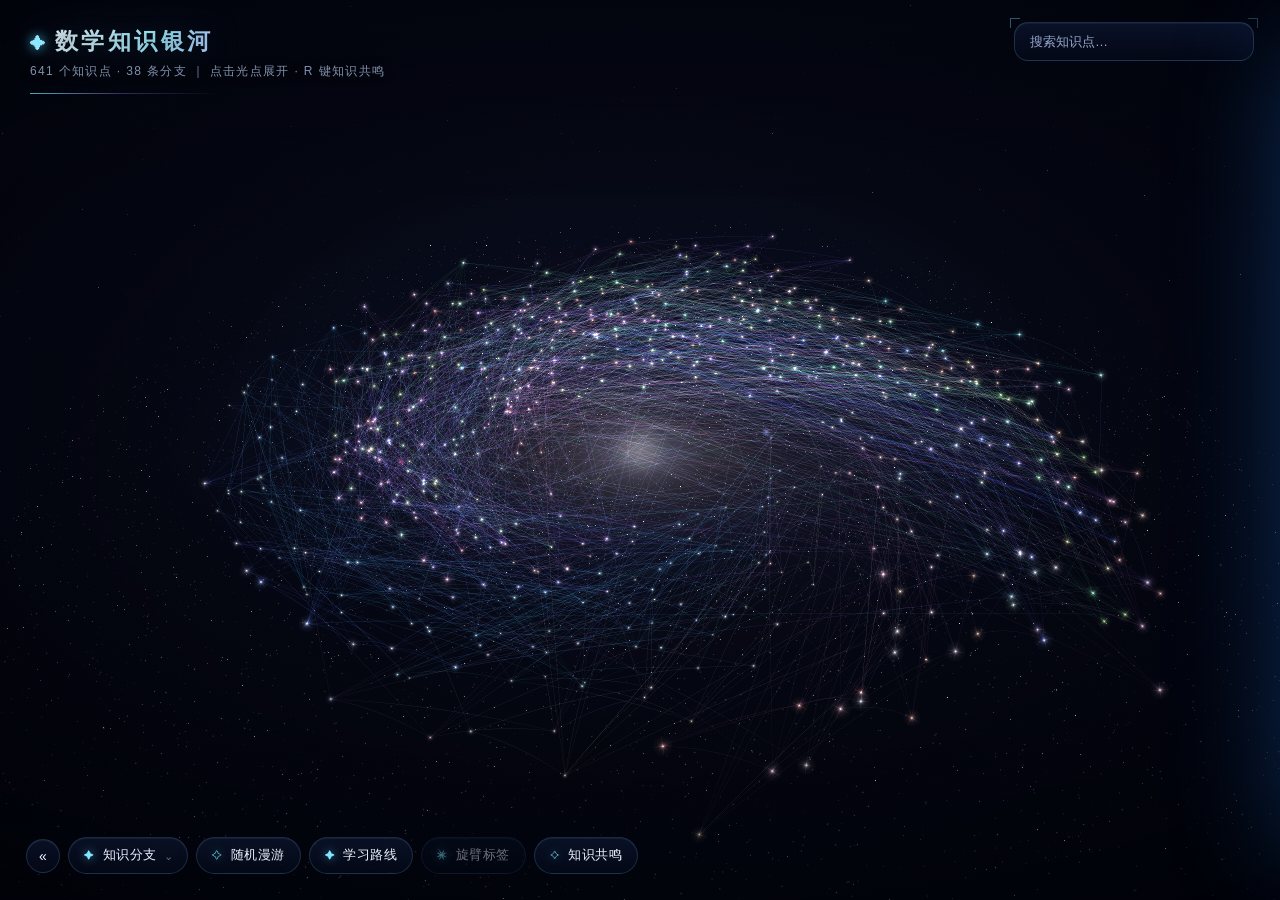
<file: index.html>
<!DOCTYPE html>
<html lang="zh-CN">
<head>
  <meta charset="UTF-8" />
  <meta name="viewport" content="width=device-width, initial-scale=1.0" />
  <meta
    name="description"
    content="数学知识银河：641 个知识点的 3D 星系式数学知识可视化，覆盖小学到研究生，支持中英双语、KaTeX 公式与代码实时绘图。"
  />
  <title>数学知识银河</title>
  <link rel="stylesheet" href="css/style.css?v=53" />
</head>
<body>
  <!-- 3D 画布：银河系本体 -->
  <canvas id="galaxy"></canvas>

  <!-- 顶部标题栏 -->
  <header id="topbar">
    <h1>数学知识银河</h1>
    <p class="subtitle">深空星图 · 641 个知识点 · 38 条分支 · 点击光点展开</p>
  </header>

  <!-- 左下：知识分支筛选（可收放） -->
  <aside id="legend" class="collapsed">
    <div id="legend-body">
      <div class="legend-inner">
        <div class="legend-card">
          <h2>知识分支</h2>
          <ul id="legend-list"></ul>
          <p class="hint">拖动旋转 · 滚轮缩放 · 点击星星</p>
        </div>
      </div>
    </div>
    <div id="legend-actions">
      <button id="actions-toggle" type="button" aria-label="收起按钮" aria-expanded="true">«</button>
      <button
        id="legend-toggle"
        type="button"
        aria-expanded="false"
        aria-controls="legend-body"
      >
        <span class="legend-toggle-icon">✦</span>
        <span class="legend-toggle-label">知识分支</span>
        <span class="legend-toggle-chevron">⌄</span>
      </button>
      <button id="roam-btn" type="button">
        <span class="roam-icon">✧</span>
        <span>随机漫游</span>
      </button>
      <button id="paths-btn" type="button">
        <span class="roam-icon">✦</span>
        <span>学习路线</span>
      </button>
      <button id="labels-btn" type="button" class="off">
        <span class="roam-icon">✷</span>
        <span>旋臂标签</span>
      </button>
      <button id="resonance-btn" type="button" aria-pressed="false" title="知识共鸣：选择两颗星，让它们碰撞出知识链（快捷键 R）">
        <span class="roam-icon">⟡</span>
        <span>知识共鸣</span>
      </button>
    </div>
  </aside>

  <!-- 底部提示 -->
  <div id="loading">正在校准星图…</div>

  <!-- 右侧：知识点详情面板 -->
  <aside id="panel" class="hidden">
    <button id="panel-close" aria-label="关闭">×</button>
    <button id="panel-back" aria-label="返回上一个" style="display:none">←</button>
    <button id="lang-toggle" title="切换语言 / Toggle language">EN</button>
    <button id="panel-share" aria-label="复制链接" title="复制该知识点的直达链接">🔗</button>
    <span id="panel-branch" class="badge"></span>
    <span id="panel-level" class="level-chip"></span>
    <h2 id="panel-title"></h2>
    <p id="panel-summary" class="summary"></p>
    <div id="panel-content" class="content"></div>
    <div id="panel-links" class="links"></div>
  </aside>

  <!-- 学习路线：菜单 + 步进条（v=25） -->
  <div id="paths-menu" class="hidden">
    <h3>学习路线</h3>
    <div id="paths-list"></div>
  </div>
  <div id="path-hud" class="hidden">
    <span class="path-hud-label">路线</span>
    <b id="path-hud-title"></b>
    <span id="path-hud-step"></span>
    <button id="path-prev" type="button">← 上一步</button>
    <button id="path-next" type="button">下一步 →</button>
    <button id="path-exit" type="button" aria-label="退出路线">✕</button>
  </div>

  <!-- 搜索框 -->
  <div id="search-wrap">
    <input id="search" type="text" placeholder="搜索知识点…" autocomplete="off" />
    <button id="search-clear" type="button" aria-label="清除搜索" style="display:none">×</button>
    <div id="search-results" class="hidden">
      <div class="sr-head">
        <span id="sr-count"></span>
        <button id="sr-fold" type="button">折叠</button>
        <button id="sr-close" type="button" aria-label="关闭结果">✕</button>
      </div>
      <div id="sr-body"></div>
    </div>
  </div>

  <!-- 知识共鸣：模式提示 + 碰撞结果卡（v=30） -->
  <div id="resonance-hud" class="hidden">
    <span class="resonance-hud-icon">⟡</span>
    <span id="resonance-hud-text" aria-live="polite">依次点击两颗星，看看它们能碰撞出什么</span>
    <span class="resonance-hud-key">R / Esc</span>
    <button id="resonance-exit" type="button" aria-label="退出共鸣模式">✕</button>
  </div>
  <div id="resonance-card" class="hidden" role="dialog" aria-label="知识碰撞结果">
    <div class="rc-head">
      <span class="rc-kicker">知识共鸣</span>
      <div class="rc-head-actions">
        <button id="resonance-derivation-back" type="button" aria-label="返回结果">← 返回结果</button>
        <button id="resonance-card-close" type="button" aria-label="关闭结果">×</button>
      </div>
    </div>
    <div id="resonance-body"></div>
    <div id="resonance-actions" class="rc-actions"></div>
  </div>

  <!-- 引入 KaTeX：渲染数学公式（本地 vendor，不依赖第三方 CDN） -->
  <link rel="stylesheet" href="vendor/katex/katex.min.css" />
  <script defer src="vendor/katex/katex.min.js"></script>
  <script defer src="vendor/katex/auto-render.min.js"></script>

  <!-- 引入 Three.js：3D 渲染 -->
  <script type="importmap">
    {
      "imports": {
        "three": "./vendor/three/three.module.js",
        "three/addons/": "./vendor/three/addons/"
      }
    }
  </script>

  <script type="module" src="js/app.js?v=53"></script>
</body>
</html>
</file>
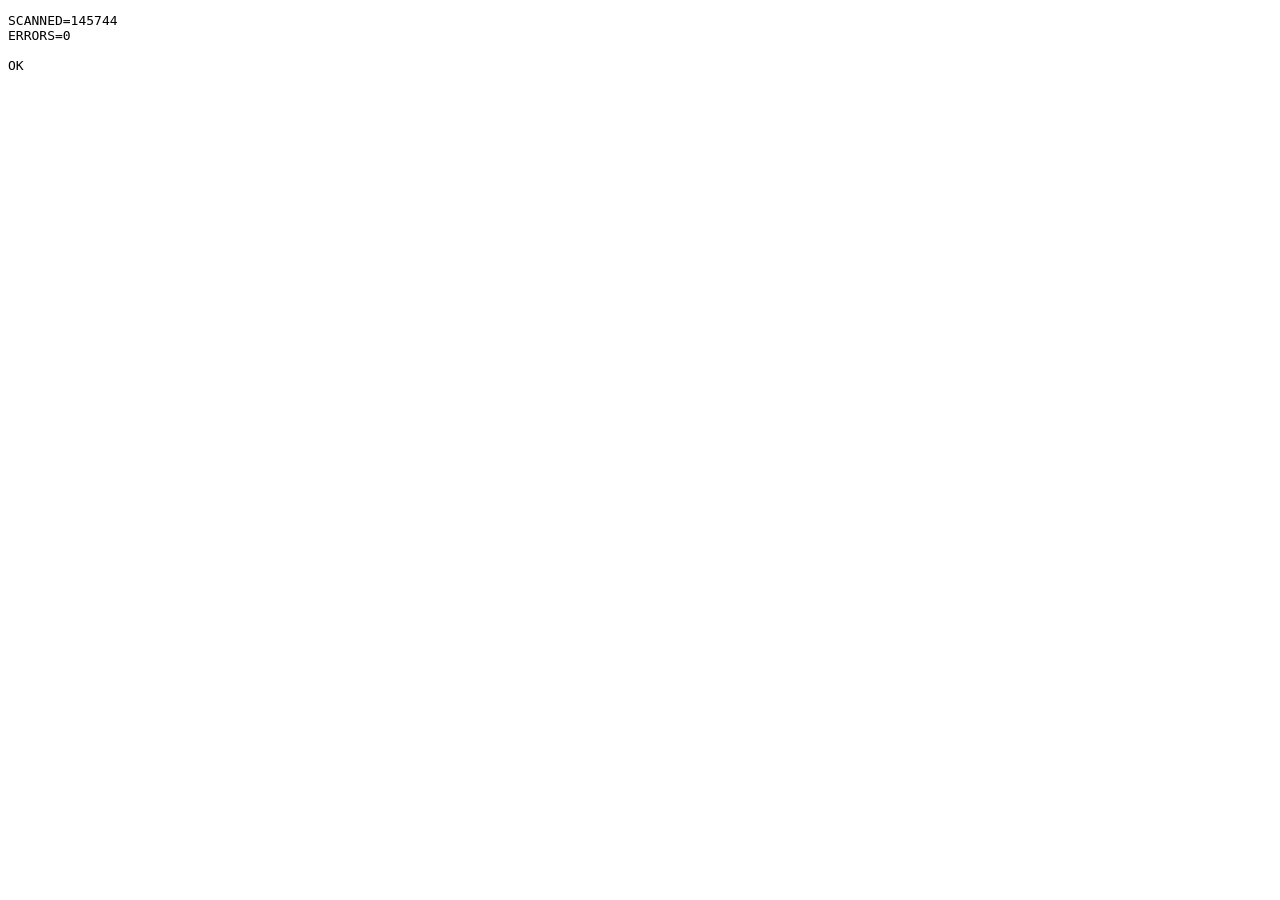
<file: katex-check.html>
<!DOCTYPE html><html><head><meta charset="utf-8">
<link rel="stylesheet" href="vendor/katex/katex.min.css">
<script src="vendor/katex/katex.min.js"></script>
</head><body><pre id="out">running</pre>
<script>
const STR=["summary","summaryEn","definition","definitionEn"];
fetch("data/knowledge.json", {cache:"no-cache"}).then(r=>r.json()).then(k=>{
  const errs=[], warns=[]; let count=0;
  const render=(tex,ctx)=>{
    if(!tex||!tex.trim())return; count++;
    try{ katex.renderToString(tex,{throwOnError:true,strict:"warn",trust:false}); }
    catch(e){ errs.push(ctx+" :: "+tex.slice(0,120)+" :: "+e.message.slice(0,100)); }
  };
  const scanInline=(s,ctx)=>{
    if(typeof s!=="string")return;
    const re=/\$\$([\s\S]+?)\$\$|\$([^$]+?)\$/g; let m;
    while((m=re.exec(s))) render(m[1]||m[2], ctx);
  };
  for(const n of k.nodes){
    STR.forEach(f=>scanInline(n[f],n.id+"."+f));
    for(const a of (n.derivation||[])) scanInline(a,n.id+".derivation");
    for(const a of (n.derivationEn||[])) scanInline(a,n.id+".derivationEn");
    for(const a of (n.properties||[])) scanInline(a,n.id+".prop");
    for(const a of (n.propertiesEn||[])) scanInline(a,n.id+".propEn");
    for(const f of (n.formulas||[])){ render(f.latex,n.id+".formula"); scanInline(f.note,n.id+".note"); scanInline(f.noteEn,n.id+".noteEn"); }
    for(const e of (n.examples||[])){
      scanInline(e.problem,n.id+".exQ"); scanInline(e.solution,n.id+".exA");
      scanInline(e.problemEn,n.id+".exQEn"); scanInline(e.solutionEn,n.id+".exAEn");
    }
  }
  document.getElementById("out").textContent = "SCANNED="+count+"\nERRORS="+errs.length+"\n"+errs.slice(0,25).join("\n")+"\nOK";
}).catch(e=>{document.getElementById("out").textContent="FETCH_FAIL "+e;});
</script></body></html>
</file>
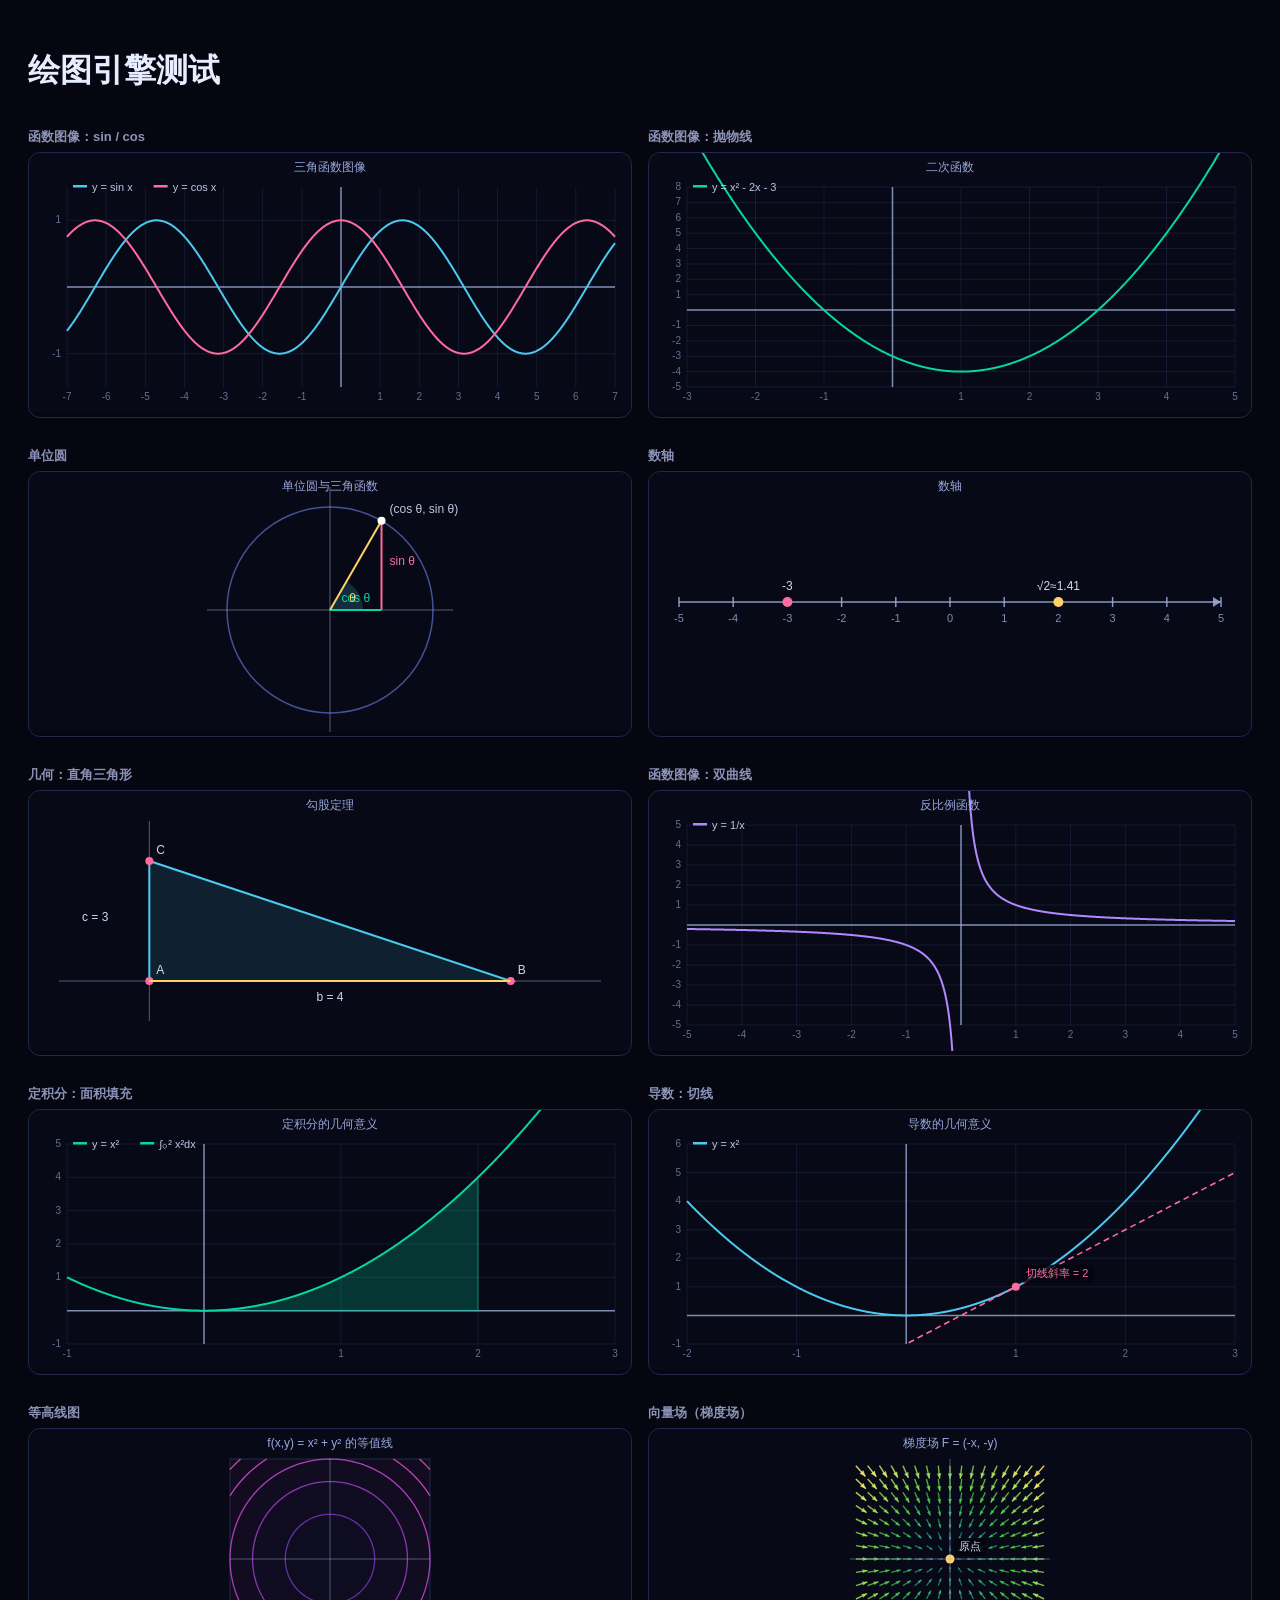
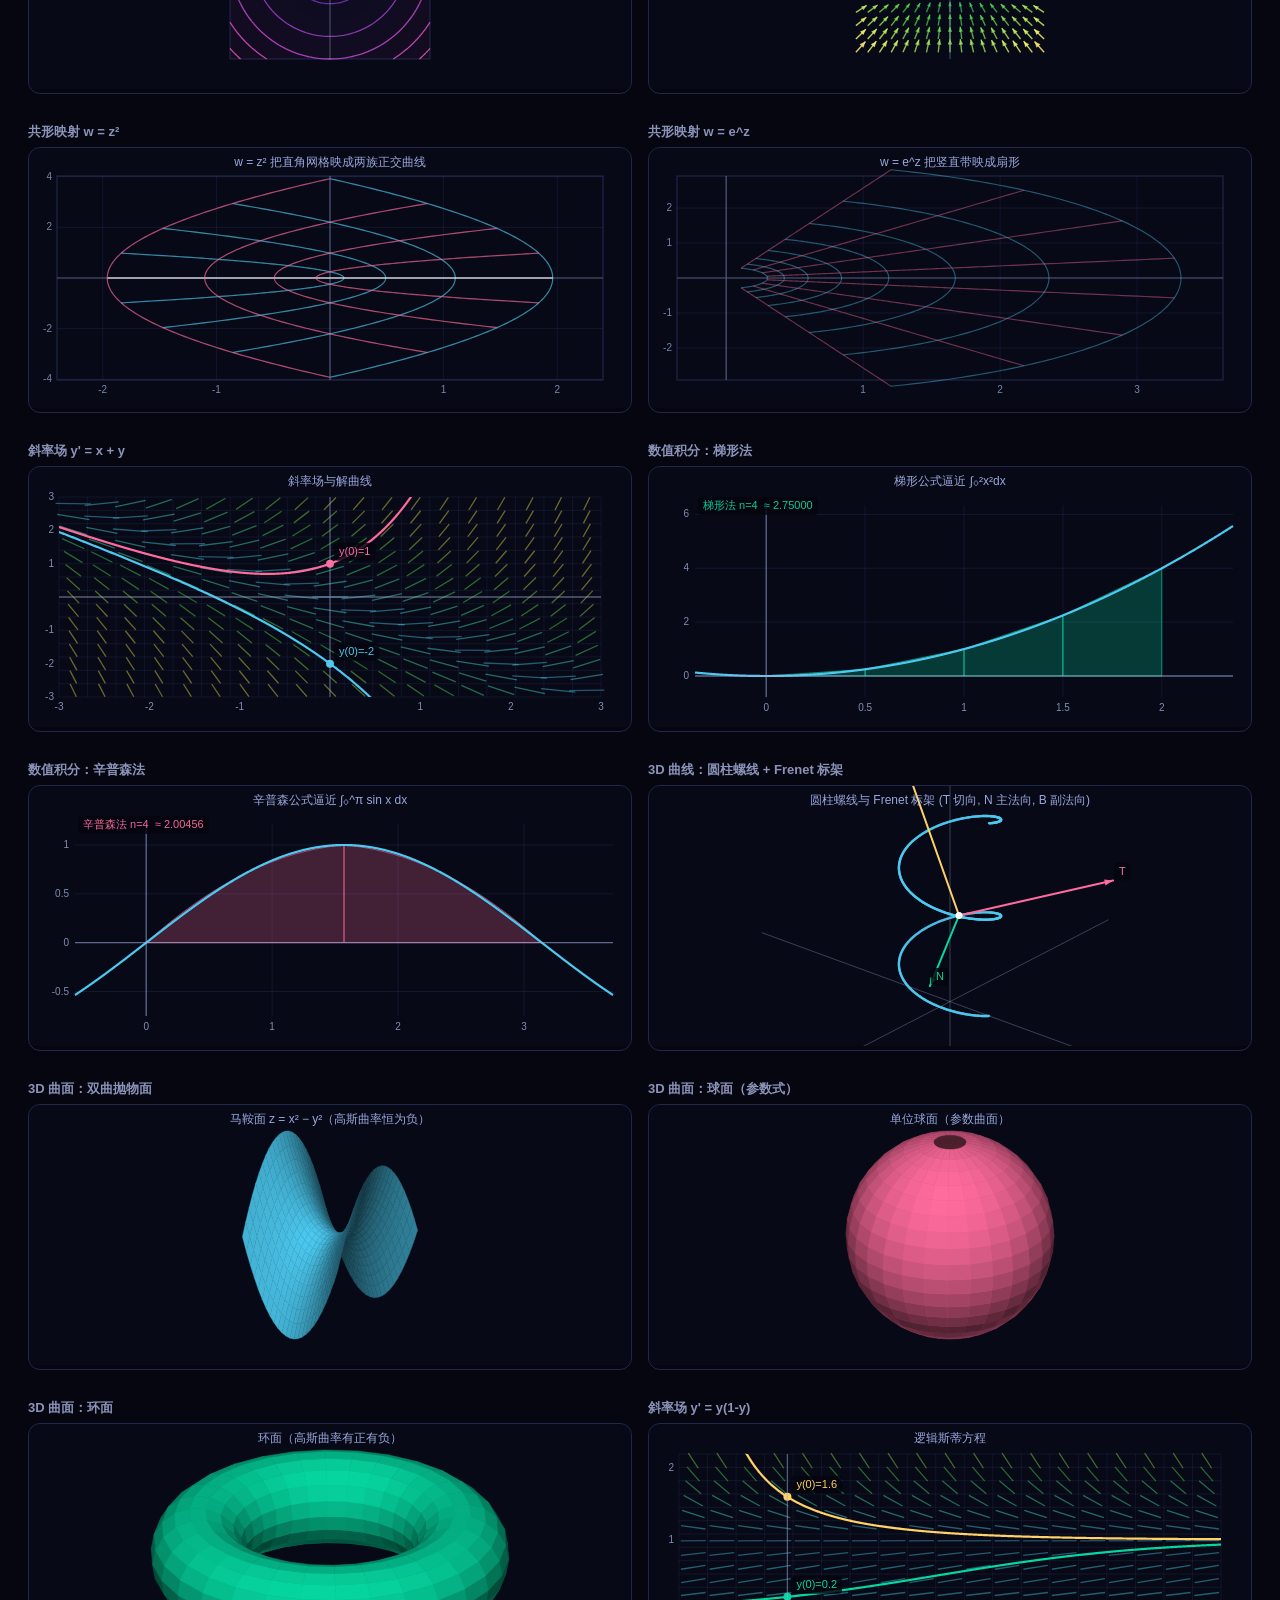
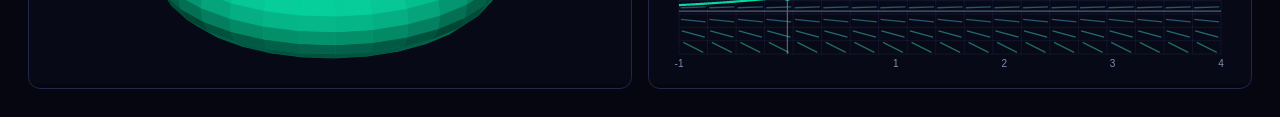
<file: plot-test.html>
<!DOCTYPE html>
<html lang="zh-CN">
<head>
  <meta charset="UTF-8" />
  <title>绘图引擎测试</title>
  <style>
    body { background: #05060f; color: #e8ecff; font-family: sans-serif; padding: 20px; }
    .grid { display: grid; grid-template-columns: repeat(2, 1fr); gap: 16px; }
    .plot-wrap { border: 1px solid rgba(120,140,255,0.25); border-radius: 12px; overflow: hidden; }
    h3 { font-size: 13px; color: #8b93b8; margin-bottom: 6px; }
  </style>
</head>
<body>
  <h1>绘图引擎测试</h1>
  <div class="grid" id="grid"></div>
  <script type="module">
    import { renderPlot } from "./js/plot.js?v=53";
    const tests = [
      { name: "函数图像：sin / cos", plot: { type: "function", functions: [
        { expr: "sin(x)", color: "#4cc9f0", label: "y = sin x" },
        { expr: "cos(x)", color: "#ff6b9d", label: "y = cos x" }],
        xRange: [-7, 7], yRange: [-1.5, 1.5], title: "三角函数图像" } },
      { name: "函数图像：抛物线", plot: { type: "function", functions: [
        { expr: "x**2 - 2*x - 3", color: "#06d6a0", label: "y = x² - 2x - 3" }],
        xRange: [-3, 5], yRange: [-5, 8], title: "二次函数" } },
      { name: "单位圆", plot: { type: "unitcircle", angle: Math.PI/3, title: "单位圆与三角函数" } },
      { name: "数轴", plot: { type: "numberline", range: [-5, 5], points: [
        { at: 2, label: "√2≈1.41", color: "#ffd166" }, { at: -3, label: "-3" }],
        title: "数轴" } },
      { name: "几何：直角三角形", plot: { type: "geometry", xRange: [-1, 5], yRange: [-1, 4],
        elements: [
          { type: "axes" },
          { type: "polygon", points: [[0,0],[4,0],[0,3]], fill: "rgba(76,201,240,0.12)", color: "#4cc9f0" },
          { type: "point", at: [0,0], label: "A" }, { type: "point", at: [4,0], label: "B" },
          { type: "point", at: [0,3], label: "C" },
          { type: "segment", from: [0,0], to: [4,0], color: "#ffd166" },
          { type: "label", at: [2, -0.5], text: "b = 4" },
          { type: "label", at: [-0.6, 1.5], text: "c = 3" }
        ], title: "勾股定理" } },
      { name: "函数图像：双曲线", plot: { type: "function", functions: [
        { expr: "1/x", color: "#b388ff", label: "y = 1/x" }],
        xRange: [-5, 5], yRange: [-5, 5], title: "反比例函数" } },
      { name: "定积分：面积填充", plot: { type: "function", functions: [
        { expr: "x^2", color: "#06d6a0", label: "y = x²" }],
        fills: [{ expr: "x^2", from: 0, to: 2, color: "#06d6a0", label: "∫₀² x²dx" }],
        xRange: [-1, 3], yRange: [-1, 5], title: "定积分的几何意义" } },
      { name: "导数：切线", plot: { type: "function", functions: [
        { expr: "x^2", color: "#4cc9f0", label: "y = x²" }],
        tangents: [{ expr: "x^2", at: 1, color: "#ff6b9d", label: "切线斜率 = 2" }],
        xRange: [-2, 3], yRange: [-1, 6], title: "导数的几何意义" } },
      { name: "等高线图", plot: { type: "contour", expr: "x^2 + y^2",
        xRange: [-2.5, 2.5], yRange: [-2.5, 2.5], levels: 10, title: "f(x,y) = x² + y² 的等值线" } },
      { name: "向量场（梯度场）", plot: { type: "vectorfield",
        fx: "-x", fy: "-y", xRange: [-2, 2], yRange: [-2, 2],
        marks: [{ at: [0, 0], label: "原点" }], title: "梯度场 F = (-x, -y)" } },
      { name: "共形映射 w = z²", plot: { type: "conformal",
        re: "x^2 - y^2", im: "2*x*y", zRange: [-1.4, 1.4], density: 9,
        title: "w = z² 把直角网格映成两族正交曲线" } },
      { name: "共形映射 w = e^z", plot: { type: "conformal",
        re: "exp(x)*cos(y)", im: "exp(x)*sin(y)", zRange: [-1.2, 1.2], density: 8,
        title: "w = e^z 把竖直带映成扇形" } },
      { name: "斜率场 y' = x + y", plot: { type: "slopefield",
        expr: "x + y", xRange: [-3, 3], yRange: [-3, 3],
        initial: [{ x: 0, y: 1, color: "#ff6b9d", label: "y(0)=1" }, { x: 0, y: -2, color: "#4cc9f0", label: "y(0)=-2" }],
        title: "斜率场与解曲线" } },
      { name: "数值积分：梯形法", plot: { type: "quadrature", expr: "x^2", from: 0, to: 2, n: 4, method: "trapezoid", color: "#06d6a0", title: "梯形公式逼近 ∫₀²x²dx" } },
      { name: "数值积分：辛普森法", plot: { type: "quadrature", expr: "sin(x)", from: 0, to: 3.1416, n: 4, method: "simpson", color: "#ff6b9d", curveColor: "#4cc9f0", title: "辛普森公式逼近 ∫₀^π sin x dx" } },
      { name: "3D 曲线：圆柱螺线 + Frenet 标架", plot: { type: "curve3d",
        x: "cos(t)", y: "sin(t)", z: "t/3", tRange: [0, 12.566], color: "#4cc9f0",
        frames: [{ at: 4.19, scale: 0.75 }], title: "圆柱螺线与 Frenet 标架 (T 切向, N 主法向, B 副法向)" } },
      { name: "3D 曲面：双曲抛物面", plot: { type: "surface3d",
        expr: "x^2 - y^2", xRange: [-1.5, 1.5], yRange: [-1.5, 1.5], density: [24, 24],
        color: "#4cc9f0", azimuth: 0.7, elevation: 0.45, title: "马鞍面 z = x² − y²（高斯曲率恒为负）" } },
      { name: "3D 曲面：球面（参数式）", plot: { type: "surface3d",
        surf: { x: "sin(u)*cos(v)", y: "sin(u)*sin(v)", z: "cos(u)" },
        uRange: [0, 3.1416], vRange: [0, 6.2832], density: [20, 28],
        color: "#ff6b9d", title: "单位球面（参数曲面）" } },
      { name: "3D 曲面：环面", plot: { type: "surface3d",
        surf: { x: "(1+0.35*cos(u))*cos(v)", y: "(1+0.35*cos(u))*sin(v)", z: "0.35*sin(u)" },
        uRange: [0, 6.2832], vRange: [0, 6.2832], density: [18, 30],
        color: "#06d6a0", title: "环面（高斯曲率有正有负）" } },
      { name: "斜率场 y' = y(1-y)", plot: { type: "slopefield",
        expr: "y*(1-y)", xRange: [-1, 4], yRange: [-0.6, 2.2],
        initial: [{ x: 0, y: 0.2, color: "#06d6a0", label: "y(0)=0.2" }, { x: 0, y: 1.6, color: "#ffd166", label: "y(0)=1.6" }],
        title: "逻辑斯蒂方程" } }
    ];
    const grid = document.getElementById("grid");
    tests.forEach(t => {
      const div = document.createElement("div");
      const h = document.createElement("h3");
      h.textContent = t.name;
      const wrap = document.createElement("div");
      wrap.className = "plot-wrap";
      div.appendChild(h); div.appendChild(wrap); grid.appendChild(div);
      renderPlot(t.plot, wrap);
    });
    document.title = "绘图引擎测试 - 完成";
  </script>
</body>
</html>
</file>
<file: css/style.css>
* {
  margin: 0;
  padding: 0;
  box-sizing: border-box;
}

:root {
  --bg: #04050d;
  --panel-bg: rgba(9, 15, 34, 0.64);
  --text: #edf4ff;
  --muted: #94a6c9;
  --border: rgba(125, 190, 255, 0.18);
  --glow: #73e5ff;
  --aurora: #9b7cff;
  --rose: #ff9fd4;
  --gold: #ffd8a3;
}

html,
body {
  width: 100%;
  height: 100%;
  overflow: hidden;
  background:
    radial-gradient(ellipse 95% 75% at 50% 42%, #080c1c 0%, #040610 45%, #010207 100%),
    radial-gradient(ellipse 55% 50% at 72% 18%, rgba(58, 156, 255, 0.07), transparent 70%),
    radial-gradient(ellipse 50% 45% at 20% 80%, rgba(174, 72, 190, 0.06), transparent 72%),
    var(--bg);
  color: var(--text);
  font-family: -apple-system, "PingFang SC", "Microsoft YaHei", "Segoe UI",
    sans-serif;
  -webkit-font-smoothing: antialiased;
}

/* 深空极光：用大面积、低饱和的渐变叠出「气体感」，不经过 WebGL，成本固定 */
body::before { display: none; }

#galaxy {
  position: fixed;
  inset: 0;
  z-index: 1;
  display: block;
  width: 100%;
  height: 100%;
  cursor: grab;
}
#galaxy:active {
  cursor: grabbing;
}

/* 渐晕：把视线收拢到银河中心，增加画面纵深 */
body::after {
  content: "";
  position: fixed;
  inset: 0;
  pointer-events: none;
  z-index: 2;
  background:
    radial-gradient(
      ellipse 80% 70% at 50% 46%,
      transparent 40%,
      rgba(2, 4, 14, 0.28) 76%,
      rgba(1, 2, 8, 0.64) 100%
    ),
    linear-gradient(180deg, rgba(4, 6, 18, 0.18), transparent 22%, transparent 78%, rgba(2, 4, 12, 0.28));
}



/* ---------- 顶部标题 ---------- */
#topbar {
  position: fixed;
  top: 0;
  left: 0;
  padding: 22px 26px;
  pointer-events: none;
  z-index: 10;
}
#topbar h1 {
  font-size: 22px;
  font-weight: 600;
  letter-spacing: 2px;
  background: linear-gradient(90deg, #9db4ff, #e0c3ff, #9db4ff);
  -webkit-background-clip: text;
  background-clip: text;
  -webkit-text-fill-color: transparent;
}
#topbar .subtitle {
  font-size: 12px;
  color: var(--muted);
  margin-top: 6px;
  letter-spacing: 1px;
}

/* ---------- 左下：知识分支（可收放） ---------- */
#legend {
  position: fixed;
  left: 26px;
  bottom: 26px;
  z-index: 12;
  display: flex;
  flex-direction: column;
  align-items: flex-start;
  gap: 8px;
}

/* 面板本体：用 grid-template-rows 实现高度动画 */
#legend-body {
  display: grid;
  grid-template-rows: 1fr;
  opacity: 1;
  transform: translateY(0);
  transition:
    grid-template-rows 0.34s cubic-bezier(0.22, 1, 0.36, 1),
    opacity 0.22s ease,
    transform 0.34s cubic-bezier(0.22, 1, 0.36, 1);
}
#legend.collapsed #legend-body {
  grid-template-rows: 0fr;
  opacity: 0;
  transform: translateY(10px);
  pointer-events: none;
}
.legend-inner {
  overflow: hidden;
  min-height: 0;
}
.legend-card {
  background: var(--panel-bg);
  border: 1px solid var(--border);
  border-radius: 14px;
  padding: 16px 18px;
  backdrop-filter: blur(12px);
  -webkit-backdrop-filter: blur(12px);
  box-shadow: 0 14px 36px -20px rgba(0, 0, 0, 0.9);
  width: 200px;
}

#legend h2 {
  font-size: 12px;
  font-weight: 600;
  color: var(--muted);
  letter-spacing: 1.5px;
  margin-bottom: 12px;
  text-transform: uppercase;
}
#legend ul {
  list-style: none;
  display: flex;
  flex-direction: column;
  gap: 9px;
  /* 默认只露出约 10 个分支（10×18.5px + 9×9px 间距 + 余量），其余滚动查看 */
  max-height: min(270px, 52vh);
  overflow-y: auto;
  overscroll-behavior: contain;
  padding-right: 4px;
  scrollbar-width: thin;
  scrollbar-color: rgba(120, 140, 255, 0.22) transparent;
}
/* 分支列表滚动条（与右侧详情面板同款） */
#legend ul::-webkit-scrollbar {
  width: 6px;
}
#legend ul::-webkit-scrollbar-thumb {
  background: rgba(120, 140, 255, 0.22);
  border-radius: 4px;
}
#legend ul::-webkit-scrollbar-thumb:hover {
  background: rgba(120, 140, 255, 0.38);
}
#legend ul::-webkit-scrollbar-track {
  background: transparent;
}
#legend li {
  display: flex;
  align-items: center;
  gap: 9px;
  font-size: 13px;
  cursor: pointer;
  opacity: 1;
  transition: opacity 0.2s;
  user-select: none;
}
#legend .legend-name {
  flex: 1;
}
#legend .legend-count {
  font-size: 11px;
  color: var(--muted);
  font-variant-numeric: tabular-nums;
  opacity: 0.75;
}
#legend li.dimmed {
  opacity: 0.32;
}
#legend li .dot {
  width: 10px;
  height: 10px;
  border-radius: 50%;
  flex-shrink: 0;
}
#legend .hint {
  margin-top: 14px;
  font-size: 11px;
  color: var(--muted);
  line-height: 1.7;
  border-top: 1px solid var(--border);
  padding-top: 12px;
}

/* 收放按钮 */
#legend-toggle,
#roam-btn {
  display: inline-flex;
  align-items: center;
  gap: 8px;
  padding: 9px 15px;
  border-radius: 22px;
  border: 1px solid var(--border);
  background: var(--panel-bg);
  backdrop-filter: blur(12px);
  -webkit-backdrop-filter: blur(12px);
  color: var(--text);
  font-size: 12.5px;
  letter-spacing: 0.5px;
  font-family: inherit;
  cursor: pointer;
  transition:
    background 0.2s,
    border-color 0.2s,
    box-shadow 0.2s;
  box-shadow: 0 10px 26px -18px rgba(0, 0, 0, 0.9);
  user-select: none;
}
#legend-toggle:hover,
#roam-btn:hover {
  border-color: rgba(140, 165, 255, 0.55);
  background: rgba(20, 26, 52, 0.94);
}
#legend-toggle:focus-visible,
#roam-btn:focus-visible {
  outline: 2px solid rgba(140, 165, 255, 0.7);
  outline-offset: 2px;
}
#legend:not(.collapsed) #legend-toggle {
  border-color: rgba(140, 165, 255, 0.45);
}
#legend-toggle .legend-toggle-icon {
  font-size: 10px;
  color: var(--glow);
  line-height: 1;
}
#legend-toggle .legend-toggle-label {
  white-space: nowrap;
}
#legend-toggle .legend-toggle-chevron {
  display: inline-block;
  font-size: 13px;
  line-height: 1;
  color: var(--muted);
  transition: transform 0.32s cubic-bezier(0.22, 1, 0.36, 1);
}
#legend:not(.collapsed) #legend-toggle .legend-toggle-chevron {
  transform: rotate(180deg);
}

/* 随机漫游按钮（与知识分支按钮同款） */
#legend-actions {
  display: flex;
  align-items: center;
  gap: 8px;
  flex-wrap: wrap;
  max-width: calc(100vw - 36px);
}
#roam-btn .roam-icon {
  font-size: 10px;
  color: var(--glow);
  line-height: 1;
}

/* ---------- 搜索 ---------- */
#search-wrap {
  position: fixed;
  top: 22px;
  right: 26px;
  width: 240px;
  z-index: 20;
}
#search {
  width: 100%;
  padding: 11px 15px;
  border-radius: 11px;
  border: 1px solid var(--border);
  background: var(--panel-bg);
  color: var(--text);
  font-size: 13px;
  outline: none;
  backdrop-filter: blur(12px);
  transition: border-color 0.2s;
}
#search:focus {
  border-color: var(--glow);
}
#search::placeholder {
  color: var(--muted);
}
#search-results {
  margin-top: 8px;
  border-radius: 11px;
  border: 1px solid var(--border);
  background: var(--panel-bg);
  backdrop-filter: blur(12px);
  overflow: hidden;
  max-height: 320px;
  overflow-y: auto;
}
#search-results .item {
  padding: 11px 15px;
  font-size: 13px;
  cursor: pointer;
  display: flex;
  align-items: center;
  gap: 8px;
  border-bottom: 1px solid rgba(120, 140, 255, 0.1);
  transition: background 0.15s;
}
#search-results .item:last-child {
  border-bottom: none;
}
#search-results .item:hover {
  background: rgba(108, 140, 255, 0.15);
}
#search-results .item.sel {
  background: rgba(108, 140, 255, 0.25);
}
#search-results .item .dot {
  width: 7px;
  height: 7px;
  border-radius: 50%;
  flex-shrink: 0;
}
#search-results .item-text {
  display: flex;
  flex-direction: column;
  gap: 2px;
  min-width: 0;
}
#search-results .item-title {
  font-size: 13px;
  color: var(--text);
}
#search-results .item-sub {
  font-size: 11px;
  color: var(--muted);
  white-space: nowrap;
  overflow: hidden;
  text-overflow: ellipsis;
}
#search-results .empty {
  padding: 14px 15px;
  font-size: 12px;
  color: var(--muted);
}

/* ---------- 详情面板 ---------- */
#panel {
  position: fixed;
  top: 0;
  right: 0;
  width: min(500px, 94vw);
  height: 100%;
  background: linear-gradient(
    180deg,
    rgba(12, 16, 34, 0.94) 0%,
    rgba(8, 11, 24, 0.96) 100%
  );
  border-left: 1px solid rgba(120, 140, 255, 0.18);
  backdrop-filter: blur(22px);
  -webkit-backdrop-filter: blur(22px);
  box-shadow: -30px 0 70px -30px rgba(0, 0, 0, 0.85);
  padding: 46px 38px 56px;
  overflow-y: auto;
  overscroll-behavior: contain;
  z-index: 30;
  transform: translateX(0);
  transition: transform 0.5s cubic-bezier(0.22, 1, 0.36, 1);
}
#panel.hidden {
  transform: translateX(100%);
}
/* 面板滚动条 */
#panel::-webkit-scrollbar {
  width: 7px;
}
#panel::-webkit-scrollbar-thumb {
  background: rgba(120, 140, 255, 0.22);
  border-radius: 4px;
}
#panel::-webkit-scrollbar-thumb:hover {
  background: rgba(120, 140, 255, 0.38);
}
#panel::-webkit-scrollbar-track {
  background: transparent;
}
#panel-close {
  position: absolute;
  top: 20px;
  right: 22px;
  width: 34px;
  height: 34px;
  border-radius: 50%;
  border: 1px solid var(--border);
  background: transparent;
  color: var(--text);
  font-size: 20px;
  line-height: 1;
  cursor: pointer;
  transition: 0.2s;
}
#panel-close:hover {
  background: rgba(108, 140, 255, 0.2);
  border-color: rgba(140, 165, 255, 0.55);
}
#panel-back {
  position: absolute;
  top: 20px;
  right: 116px;
  width: 34px;
  height: 34px;
  border-radius: 50%;
  border: 1px solid var(--border);
  background: transparent;
  color: var(--text);
  font-size: 16px;
  line-height: 1;
  cursor: pointer;
  transition: 0.2s;
}
#panel-back:hover {
  background: rgba(108, 140, 255, 0.2);
  border-color: rgba(140, 165, 255, 0.55);
}
#panel .badge {
  display: inline-block;
  font-size: 11px;
  letter-spacing: 1.2px;
  padding: 4px 11px;
  border-radius: 20px;
  margin-bottom: 16px;
  border: 1px solid currentColor;
  opacity: 0.9;
}
#panel .level-chip {
  display: inline-block;
  font-size: 11px;
  letter-spacing: 1px;
  padding: 4px 11px;
  border-radius: 20px;
  margin-bottom: 16px;
  margin-left: 8px;
  border: 1px solid rgba(255, 209, 102, 0.45);
  color: #ffd166;
  opacity: 0.95;
}
#panel h2 {
  font-size: 28px;
  font-weight: 600;
  margin-bottom: 14px;
  line-height: 1.28;
  letter-spacing: 0.3px;
}
#panel .summary {
  font-size: 14px;
  color: var(--muted);
  line-height: 1.75;
  padding-bottom: 20px;
  border-bottom: 1px solid var(--border);
  margin-bottom: 22px;
}
#panel .content {
  font-size: 14.5px;
  line-height: 1.9;
  color: #cdd4f0;
  white-space: pre-wrap;
}
#panel .content .katex-display {
  margin: 18px 0;
  overflow-x: auto;
  overflow-y: hidden;
}
#panel .links {
  margin-top: 28px;
  padding-top: 20px;
  border-top: 1px solid var(--border);
}

/* ---------- 详情面板：新版内容区 ---------- */
#panel .title-en {
  display: block;
  font-size: 14px;
  font-weight: 400;
  color: var(--muted);
  letter-spacing: 0.5px;
  margin-top: 4px;
}

#panel-content .panel-section {
  margin-bottom: 24px;
}
#panel-content .section-title {
  font-size: 11px;
  letter-spacing: 1.5px;
  text-transform: uppercase;
  color: var(--glow);
  margin-bottom: 12px;
  padding-left: 9px;
  border-left: 2px solid var(--glow);
  opacity: 0.85;
}
#panel-content .content {
  font-size: 14px;
  line-height: 1.85;
  color: #cdd4f0;
  white-space: pre-wrap;
}

.formula-item {
  position: relative;
  background: rgba(108, 140, 255, 0.07);
  border: 1px solid var(--border);
  border-radius: 10px;
  padding: 12px 14px;
  margin-bottom: 10px;
}
.formula-item .copy-tex {
  position: absolute;
  top: 6px;
  right: 8px;
  border: 1px solid var(--border);
  background: rgba(10, 14, 32, 0.85);
  color: var(--muted);
  font-size: 10.5px;
  padding: 2px 8px;
  border-radius: 10px;
  cursor: pointer;
  opacity: 0;
  transition: opacity 0.2s, color 0.2s, border-color 0.2s;
  font-family: inherit;
}
.formula-item:hover .copy-tex {
  opacity: 1;
}
.formula-item .copy-tex:hover {
  color: var(--text);
  border-color: var(--glow);
}
.formula-item .copy-tex.copied {
  color: #7ef0c0;
  border-color: rgba(126, 240, 192, 0.6);
  opacity: 1;
}
.formula-item .formula-latex {
  text-align: center;
  overflow-x: auto;
  padding: 4px 0;
}
.formula-item .katex-display {
  margin: 0;
}
.formula-note {
  font-size: 12px;
  color: var(--muted);
  margin-top: 6px;
  text-align: center;
}

.expr-box {
  display: flex;
  align-items: center;
  gap: 12px;
  flex-wrap: wrap;
  background: rgba(0, 212, 212, 0.08);
  border: 1px solid rgba(0, 212, 212, 0.25);
  border-radius: 10px;
  padding: 12px 14px;
}
.expr-box code {
  font-family: "SF Mono", Menlo, Consolas, monospace;
  font-size: 14px;
  color: #7ef0e0;
}
.expr-box .expr-symbol {
  font-family: "SF Mono", Menlo, Consolas, monospace;
  font-size: 13px;
  color: var(--muted);
  margin-left: auto;
}

.prop-list {
  list-style: none;
  display: flex;
  flex-direction: column;
  gap: 9px;
}
.prop-list li {
  position: relative;
  padding-left: 20px;
  font-size: 13.5px;
  line-height: 1.75;
  color: #cdd4f0;
}
.prop-list li::before {
  content: "";
  position: absolute;
  left: 4px;
  top: 9px;
  width: 6px;
  height: 6px;
  border-radius: 50%;
  background: var(--glow);
  box-shadow: 0 0 8px var(--glow);
}

.derivation-box {
  background: rgba(76, 201, 240, 0.05);
  border-left: 2px solid rgba(76, 201, 240, 0.55);
  border-radius: 0 8px 8px 0;
  padding: 10px 14px;
}
.derivation-box summary {
  font-size: 12.5px;
  color: #8fe3ff;
  cursor: pointer;
  user-select: none;
  letter-spacing: 0.4px;
  list-style: none;
  display: inline-flex;
  align-items: center;
  gap: 6px;
  opacity: 0.9;
  transition: opacity 0.2s;
}
.derivation-box summary:hover { opacity: 1; }
.derivation-box summary::-webkit-details-marker { display: none; }
.derivation-box summary::before {
  content: "▸";
  font-size: 10px;
  display: inline-block;
  transition: transform 0.2s;
}
.derivation-box[open] summary::before { transform: rotate(90deg); }
.derivation-steps {
  margin: 8px 0 0;
  padding-left: 22px;
  display: flex;
  flex-direction: column;
  gap: 8px;
}
.derivation-steps li {
  font-size: 13px;
  line-height: 1.8;
  color: #cdd4f0;
  min-width: 0;
  max-width: 100%;
  overflow-wrap: break-word;
}
.derivation-steps li::marker { color: #8fe3ff; }
.derivation-steps .katex-display {
  margin: 6px 0;
  max-width: 100%;
  overflow-x: auto;
  overflow-y: hidden;
  padding-bottom: 2px;
}

.example {
  background: rgba(255, 209, 102, 0.06);
  border-left: 2px solid rgba(255, 209, 102, 0.6);
  border-radius: 0 8px 8px 0;
  padding: 11px 14px;
  margin-bottom: 10px;
}
.example-q {
  font-size: 13.5px;
  color: #e8ecff;
  line-height: 1.7;
}
.example-q b {
  color: #ffd166;
}
.example-sol {
  margin-top: 7px;
}
.example-sol summary {
  font-size: 12.5px;
  color: #ffd166;
  cursor: pointer;
  user-select: none;
  letter-spacing: 0.5px;
  list-style: none;
  display: inline-flex;
  align-items: center;
  gap: 6px;
  opacity: 0.85;
  transition: opacity 0.2s;
}
.example-sol summary:hover {
  opacity: 1;
}
.example-sol summary::-webkit-details-marker {
  display: none;
}
.example-sol summary::before {
  content: "▸";
  font-size: 10px;
  display: inline-block;
  transition: transform 0.2s;
}
.example-sol[open] summary::before {
  transform: rotate(90deg);
}
.example-sol .sol-body {
  font-size: 13px;
  color: var(--muted);
  line-height: 1.75;
  margin-top: 7px;
  padding-top: 7px;
  border-top: 1px dashed rgba(255, 209, 102, 0.25);
}

.plot-wrap {
  margin-bottom: 24px;
  border-radius: 12px;
  border: 1px solid var(--border);
  overflow: hidden;
  background: rgba(10, 14, 30, 0.5);
}
.plot-canvas {
  display: block;
}

/* 语言切换按钮 */
#lang-toggle {
  position: absolute;
  top: 18px;
  right: 64px;
  height: 34px;
  padding: 0 12px;
  border-radius: 17px;
  border: 1px solid var(--border);
  background: transparent;
  color: var(--muted);
  font-size: 12px;
  letter-spacing: 0.5px;
  cursor: pointer;
  transition: 0.2s;
}
#lang-toggle:hover {
  background: rgba(108, 140, 255, 0.2);
  color: var(--text);
}
#panel .links .links-title {
  font-size: 11px;
  letter-spacing: 1.5px;
  color: var(--muted);
  text-transform: uppercase;
  margin-bottom: 12px;
}
#panel .links .link-chip {
  display: inline-flex;
  align-items: center;
  gap: 7px;
  font-size: 12.5px;
  padding: 7px 13px;
  border-radius: 20px;
  border: 1px solid var(--border);
  background: rgba(108, 140, 255, 0.08);
  margin: 0 7px 7px 0;
  cursor: pointer;
  transition: 0.2s;
}
#panel .links .link-chip:hover {
  background: rgba(108, 140, 255, 0.25);
  border-color: var(--glow);
}
#panel .links .link-chip .dot {
  width: 7px;
  height: 7px;
  border-radius: 50%;
}

/* ---------- 加载提示 ---------- */
#loading {
  position: fixed;
  left: 50%;
  top: 50%;
  transform: translate(-50%, -50%);
  font-size: 13px;
  color: var(--muted);
  letter-spacing: 4px;
  z-index: 5;
  transition: opacity 0.6s ease;
}
#loading.hidden {
  opacity: 0;
}
#loading::after {
  content: "";
  display: block;
  width: 42px;
  height: 1px;
  margin: 14px auto 0;
  background: linear-gradient(
    90deg,
    transparent,
    rgba(150, 175, 255, 0.9),
    transparent
  );
  animation: loading-sweep 1.6s ease-in-out infinite;
}
@keyframes loading-sweep {
  0%,
  100% {
    opacity: 0.25;
    transform: scaleX(0.6);
  }
  50% {
    opacity: 1;
    transform: scaleX(1);
  }
}

/* 鼠标悬停星星时的提示 */
#tooltip {
  position: fixed;
  pointer-events: none;
  z-index: 40;
  background: rgba(10, 14, 32, 0.92);
  border: 1px solid var(--border);
  border-radius: 8px;
  padding: 6px 11px;
  font-size: 12.5px;
  opacity: 0;
  transition: opacity 0.15s;
  white-space: nowrap;
}

@media (max-width: 640px) {
  #legend {
    display: none;
  }
  #search-wrap {
    width: 150px;
  }
  #topbar h1 {
    font-size: 17px;
  }
}

/* 详情分片加载中的占位（v=19 起） */
.details-loading { opacity: 0.7; font-style: italic; }

/* ---------- v=23：分享按钮 + 旋臂标签 ---------- */
#panel-share {
  position: absolute;
  top: 62px;
  right: 64px;
  width: 34px;
  height: 34px;
  border-radius: 50%;
  border: 1px solid var(--border);
  background: transparent;
  color: var(--text);
  font-size: 14px;
  line-height: 1;
  cursor: pointer;
  transition: 0.2s;
}
#panel-share:hover { border-color: rgba(255, 255, 255, 0.5); }

#arm-labels { position: fixed; inset: 0; pointer-events: none; z-index: 4; }
.arm-label {
  position: absolute;
  display: inline-flex;
  align-items: center;
  gap: 6px;
  font-size: 11px;
  letter-spacing: 0.4px;
  color: rgba(230, 238, 255, 0.85);
  text-shadow: 0 0 10px rgba(0, 0, 0, 0.95), 0 0 4px rgba(0, 0, 0, 0.9);
  opacity: 0;
  transition: opacity 0.25s;
  white-space: nowrap;
  transform: translate(-50%, -50%);
}
.arm-label .dot { width: 7px; height: 7px; border-radius: 50%; display: inline-block; }
/* 共鸣模式：暂时收起旋臂标签，避免与两颗星、结果卡抢视觉焦点 */
body.resonance-on .arm-label { opacity: 0 !important; }

/* ---------- v=25：学习路线 ---------- */
#paths-btn {
  display: inline-flex;
  align-items: center;
  gap: 8px;
  padding: 9px 15px;
  border-radius: 22px;
  border: 1px solid var(--border);
  background: var(--panel-bg);
  backdrop-filter: blur(12px);
  -webkit-backdrop-filter: blur(12px);
  color: var(--text);
  font-size: 12.5px;
  letter-spacing: 0.5px;
  font-family: inherit;
  cursor: pointer;
  transition:
    background 0.2s,
    border-color 0.2s,
    box-shadow 0.2s;
  box-shadow: 0 10px 26px -18px rgba(0, 0, 0, 0.9);
  user-select: none;
}
#paths-btn:hover {
  border-color: rgba(140, 165, 255, 0.55);
  background: rgba(20, 26, 52, 0.94);
}
#paths-btn:focus-visible {
  outline: 2px solid rgba(140, 165, 255, 0.7);
  outline-offset: 2px;
}
#paths-btn .roam-icon {
  font-size: 10px;
  color: var(--glow);
  line-height: 1;
}

#paths-menu {
  position: fixed;
  left: 18px;
  bottom: 96px;
  width: 300px;
  max-height: 60vh;
  overflow-y: auto;
  background: rgba(10, 14, 32, 0.94);
  border: 1px solid var(--border);
  border-radius: 14px;
  padding: 14px 14px 8px;
  z-index: 30;
  backdrop-filter: blur(8px);
}
#paths-menu.hidden { display: none; }
#paths-menu h3 {
  font-size: 13px;
  color: rgba(230, 238, 255, 0.75);
  margin: 0 0 8px 4px;
  font-weight: 600;
  letter-spacing: 0.5px;
}
.path-item {
  padding: 10px 8px;
  border-radius: 10px;
  cursor: pointer;
  transition: 0.15s;
}
.path-item:hover { background: rgba(255, 255, 255, 0.06); }
.path-title { font-size: 13px; color: var(--text); }
.path-desc { font-size: 11px; color: rgba(255, 255, 255, 0.45); margin-top: 3px; }

#path-hud {
  position: fixed;
  left: 50%;
  bottom: 26px;
  transform: translateX(-50%);
  display: flex;
  align-items: center;
  gap: 10px;
  background: rgba(10, 14, 32, 0.94);
  border: 1px solid var(--border);
  border-radius: 999px;
  padding: 8px 16px;
  z-index: 30;
  backdrop-filter: blur(8px);
  font-size: 12px;
  color: var(--text);
  white-space: nowrap;
}
#path-hud.hidden { display: none; }
#path-hud .path-hud-label { color: rgba(255, 255, 255, 0.4); font-size: 11px; letter-spacing: 0.4px; }
#path-hud b { font-weight: 600; }
#path-hud-step { color: rgba(255, 255, 255, 0.55); }
#path-hud button {
  border: 1px solid var(--border);
  background: transparent;
  color: var(--text);
  border-radius: 999px;
  padding: 4px 12px;
  font-size: 12px;
  cursor: pointer;
  transition: 0.15s;
}
#path-hud button:hover { border-color: rgba(255, 255, 255, 0.5); }
#path-hud button:disabled { opacity: 0.35; cursor: default; }
@media (max-width: 700px) {
  #paths-menu { width: calc(100vw - 36px); }
  #path-hud { font-size: 11px; padding: 7px 12px; gap: 7px; }
}

/* ---------- v=26：移动端打磨 ---------- */
@media (max-width: 700px) {
  #topbar { padding: 14px 16px; }
  #topbar h1 { font-size: 20px; }
  #topbar .subtitle { font-size: 11px; }
  #search-wrap { top: 14px; right: 12px; width: min(54vw, 220px); }
  #panel { width: 100vw; }
  .arm-label { font-size: 10px; }
  #path-hud { bottom: 14px; }
}
#labels-btn,
#resonance-btn {
  display: inline-flex;
  align-items: center;
  gap: 8px;
  padding: 9px 15px;
  border-radius: 22px;
  border: 1px solid var(--border);
  background: var(--panel-bg);
  backdrop-filter: blur(12px);
  -webkit-backdrop-filter: blur(12px);
  color: var(--text);
  font-size: 12.5px;
  letter-spacing: 0.5px;
  font-family: inherit;
  cursor: pointer;
  transition:
    background 0.2s,
    border-color 0.2s,
    box-shadow 0.2s;
  box-shadow: 0 10px 26px -18px rgba(0, 0, 0, 0.9);
  user-select: none;
}
#labels-btn:hover,
#resonance-btn:hover {
  border-color: rgba(140, 165, 255, 0.55);
  background: rgba(20, 26, 52, 0.94);
}
#labels-btn:focus-visible,
#resonance-btn:focus-visible {
  outline: 2px solid rgba(140, 165, 255, 0.7);
  outline-offset: 2px;
}
#labels-btn .roam-icon,
#resonance-btn .roam-icon {
  font-size: 10px;
  color: var(--glow);
  line-height: 1;
}
#resonance-btn.active {
  border-color: rgba(150, 200, 255, 0.85);
  background: rgba(42, 70, 130, 0.55);
  box-shadow:
    0 0 0 1px rgba(120, 190, 255, 0.18),
    0 0 28px -6px rgba(110, 180, 255, 0.55);
}
#resonance-btn.active .roam-icon {
  color: #dff0ff;
  text-shadow: 0 0 10px rgba(140, 210, 255, 0.9);
}

/* ---------- v=27：按钮收纳 / 搜索清除折叠 / 旋臂标签开关 ---------- */
#actions-toggle {
  width: 34px;
  height: 34px;
  border-radius: 50%;
  border: 1px solid var(--border);
  background: transparent;
  color: var(--text);
  font-size: 14px;
  line-height: 1;
  cursor: pointer;
  transition: 0.2s;
}
#actions-toggle:hover { border-color: rgba(255, 255, 255, 0.5); }
#legend-actions.collapsed #legend-toggle,
#legend-actions.collapsed #roam-btn,
#legend-actions.collapsed #paths-btn,
#legend-actions.collapsed #labels-btn,
#legend-actions.collapsed #resonance-btn { display: none; }
#labels-btn.off { opacity: 0.45; }

#search { padding-right: 34px; }
#search-clear {
  position: absolute;
  right: 8px;
  top: 50%;
  transform: translateY(-50%);
  width: 22px;
  height: 22px;
  border-radius: 50%;
  border: none;
  background: rgba(255, 255, 255, 0.12);
  color: var(--text);
  font-size: 13px;
  line-height: 1;
  cursor: pointer;
  transition: 0.15s;
}
#search-clear:hover { background: rgba(255, 255, 255, 0.25); }
#search-results .sr-head {
  display: flex;
  align-items: center;
  gap: 8px;
  padding: 8px 12px;
  border-bottom: 1px solid rgba(255, 255, 255, 0.08);
  font-size: 11px;
  color: rgba(255, 255, 255, 0.5);
}
#search-results .sr-head #sr-count { flex: 1; }
#search-results .sr-head button {
  border: 1px solid var(--border);
  background: transparent;
  color: rgba(255, 255, 255, 0.7);
  border-radius: 999px;
  padding: 2px 10px;
  font-size: 11px;
  cursor: pointer;
  transition: 0.15s;
}
#search-results .sr-head button:hover { border-color: rgba(255, 255, 255, 0.5); }

/* ---------- v=29：知识共鸣 ---------- */
#search-results.hidden { display: none; }

#resonance-hud {
  position: fixed;
  top: 84px;
  left: 50%;
  transform: translateX(-50%);
  display: flex;
  align-items: center;
  gap: 10px;
  padding: 8px 10px 8px 14px;
  border-radius: 999px;
  border: 1px solid rgba(120, 170, 255, 0.35);
  background: rgba(8, 12, 28, 0.82);
  backdrop-filter: blur(14px);
  -webkit-backdrop-filter: blur(14px);
  color: rgba(225, 238, 255, 0.9);
  font-size: 12px;
  letter-spacing: 0.3px;
  z-index: 26;
  box-shadow: 0 14px 40px -24px rgba(0, 0, 0, 0.9);
  max-width: min(680px, calc(100vw - 32px));
  white-space: nowrap;
}
#resonance-hud.hidden { display: none; }
#resonance-hud .resonance-hud-icon {
  color: #a9d4ff;
  text-shadow: 0 0 12px rgba(120, 190, 255, 0.9);
  font-size: 13px;
}
#resonance-hud #resonance-hud-text {
  overflow: hidden;
  text-overflow: ellipsis;
}
#resonance-hud .resonance-hud-key {
  color: rgba(255, 255, 255, 0.32);
  font-size: 10px;
  letter-spacing: 0.5px;
}
#resonance-hud button {
  width: 24px;
  height: 24px;
  border-radius: 50%;
  border: 1px solid rgba(255, 255, 255, 0.16);
  background: transparent;
  color: rgba(255, 255, 255, 0.72);
  font-size: 12px;
  line-height: 1;
  cursor: pointer;
  transition: 0.18s;
}
#resonance-hud button:hover {
  border-color: rgba(160, 200, 255, 0.7);
  color: #fff;
  background: rgba(90, 130, 220, 0.25);
}

#resonance-card {
  position: fixed;
  left: 50%;
  bottom: 26px;
  transform: translateX(-50%) translateY(14px);
  width: min(560px, calc(100vw - 32px));
  max-height: min(56vh, 540px);
  display: flex;
  flex-direction: column;
  overflow: hidden;
  padding: 14px 16px 12px;
  border-radius: 16px;
  border: 1px solid rgba(120, 170, 255, 0.28);
  background: linear-gradient(
    180deg,
    rgba(12, 18, 40, 0.96),
    rgba(7, 10, 24, 0.96)
  );
  backdrop-filter: blur(18px);
  -webkit-backdrop-filter: blur(18px);
  box-shadow:
    0 30px 90px -40px rgba(0, 0, 0, 0.95),
    0 0 0 1px rgba(120, 170, 255, 0.06) inset;
  z-index: 29;
  opacity: 0;
  pointer-events: none;
  transition:
    opacity 0.25s ease,
    transform 0.35s cubic-bezier(0.22, 1, 0.36, 1);
}
#resonance-card.hidden { display: none; }
#resonance-card.show {
  opacity: 1;
  transform: translateX(-50%) translateY(0);
  pointer-events: auto;
}
#resonance-body {
  flex: 1 1 auto;
  min-height: 0;
  overflow-y: auto;
  padding-right: 2px;
}
#resonance-body::-webkit-scrollbar { width: 6px; }
#resonance-body::-webkit-scrollbar-thumb {
  background: rgba(120, 140, 255, 0.25);
  border-radius: 4px;
}
#resonance-body::-webkit-scrollbar-track { background: transparent; }
.rc-head {
  flex: 0 0 auto;
  display: flex;
  align-items: center;
  justify-content: space-between;
  margin-bottom: 10px;
}
.rc-kicker {
  font-size: 10px;
  letter-spacing: 2.2px;
  text-transform: uppercase;
  color: rgba(160, 200, 255, 0.65);
}
#resonance-card-close {
  width: 26px;
  height: 26px;
  border-radius: 50%;
  border: 1px solid var(--border);
  background: transparent;
  color: rgba(255, 255, 255, 0.7);
  font-size: 15px;
  line-height: 1;
  cursor: pointer;
  transition: 0.18s;
}
#resonance-card-close:hover {
  border-color: rgba(160, 200, 255, 0.7);
  color: #fff;
}
.rc-pair {
  display: flex;
  align-items: center;
  flex-wrap: wrap;
  gap: 8px;
  font-size: 15px;
  font-weight: 600;
  color: var(--text);
}
.rc-pair-node {
  display: inline-flex;
  align-items: center;
  gap: 7px;
}
.rc-times {
  color: rgba(160, 200, 255, 0.6);
  font-weight: 400;
  padding: 0 2px;
}
.rc-dot {
  width: 7px;
  height: 7px;
  border-radius: 50%;
  background: var(--node-color, #9ec7ff);
  box-shadow: 0 0 9px var(--node-color, #9ec7ff);
  flex: 0 0 auto;
}
.rc-verdict {
  margin-top: 7px;
  font-size: 12px;
  color: rgba(220, 232, 255, 0.58);
  line-height: 1.6;
}
.rc-why {
  margin-top: 6px;
  font-size: 11.5px;
  color: rgba(190, 214, 255, 0.7);
  line-height: 1.65;
}
.rc-derivation {
  margin-top: 10px;
  border-top: 1px solid rgba(255, 255, 255, 0.07);
  padding-top: 8px;
}
#resonance-card.rc-show-derivation {
  max-height: min(72vh, 660px);
}
#resonance-card.rc-show-derivation #resonance-body > .rc-pair,
#resonance-card.rc-show-derivation #resonance-body > .rc-verdict,
#resonance-card.rc-show-derivation #resonance-body > .rc-fusion,
#resonance-card.rc-show-derivation #resonance-body > .rc-why,
#resonance-card.rc-show-derivation #resonance-body > .rc-path {
  display: none;
}
#resonance-card.rc-show-derivation .rc-derivation {
  margin-top: 0;
  border-top: none;
  padding-top: 0;
}
#resonance-card.rc-show-derivation .rc-derivation-toggle {
  display: none;
}
.rc-head-actions {
  display: flex;
  align-items: center;
  gap: 8px;
}
#resonance-derivation-back {
  display: none;
  align-items: center;
  gap: 4px;
  padding: 4px 10px;
  border-radius: 999px;
  border: 1px solid rgba(160, 200, 255, 0.28);
  background: rgba(12, 18, 40, 0.96);
  color: rgba(190, 220, 255, 0.85);
  font-size: 11px;
  font-family: inherit;
  cursor: pointer;
  transition: 0.18s;
}
#resonance-derivation-back:hover {
  border-color: rgba(180, 220, 255, 0.65);
  color: #fff;
}
#resonance-card.rc-show-derivation #resonance-derivation-back {
  display: inline-flex;
}
.rc-derivation-toggle {
  cursor: pointer;
  color: rgba(150, 200, 255, 0.9);
  font-size: 12px;
  line-height: 1.6;
  list-style: none;
  display: flex;
  align-items: center;
  gap: 6px;
  user-select: none;
}
.rc-derivation-toggle::-webkit-details-marker { display: none; }
.rc-derivation-toggle::before {
  content: "▸";
  color: rgba(150, 200, 255, 0.75);
  font-size: 10px;
  transition: transform 0.18s;
}
.rc-derivation[open] > .rc-derivation-toggle::before {
  transform: rotate(90deg);
}
.rc-derivation-toggle:hover { color: #d8ecff; }
.rc-derivation-body {
  margin-top: 8px;
  font-size: 12px;
  color: rgba(220, 232, 255, 0.68);
  line-height: 1.75;
}
.rc-derivation-heading {
  font-size: 13px;
  font-weight: 600;
  color: rgba(235, 244, 255, 0.92);
  line-height: 1.6;
  margin: 0 0 8px;
  padding-bottom: 6px;
  border-bottom: 1px solid rgba(255, 255, 255, 0.07);
}
.rc-derivation-body p { margin: 0 0 7px; }
.rc-derivation-title {
  margin: 12px 0 5px;
  font-size: 10.5px;
  letter-spacing: 0.8px;
  color: rgba(255, 255, 255, 0.42);
  font-weight: 600;
}
.rc-derivation-body ol {
  margin: 4px 0 8px;
  padding-left: 20px;
}
.rc-derivation-body li { margin-bottom: 7px; }
.rc-note-title {
  color: rgba(225, 238, 255, 0.9);
  font-weight: 600;
  margin-bottom: 6px !important;
}
.rc-note-reason {
  color: rgba(160, 200, 255, 0.78);
  font-size: 11.5px;
}
.rc-caveat {
  margin-top: 8px;
  padding: 7px 9px;
  border-left: 2px solid rgba(255, 196, 100, 0.55);
  background: rgba(255, 196, 100, 0.05);
  border-radius: 0 6px 6px 0;
  color: rgba(255, 226, 178, 0.72);
  font-size: 11.5px;
  line-height: 1.7;
}
.rc-compare {
  display: grid;
  gap: 5px;
  margin-bottom: 8px;
}
.rc-compare-row {
  display: flex;
  align-items: flex-start;
  gap: 6px;
  font-size: 11.5px;
  line-height: 1.65;
}
.rc-compare-label {
  flex: 0 0 auto;
  min-width: 22px;
  color: rgba(255, 255, 255, 0.38);
  font-size: 10px;
  letter-spacing: 0.5px;
  padding-top: 2px;
}
.rc-compare-row .rc-dot { margin-top: 6px; }
.rc-compare-text { color: rgba(220, 232, 255, 0.62); }
.rc-compare-text b { color: rgba(235, 244, 255, 0.9); font-weight: 600; }
.rc-formula-slot { margin: 2px 0 4px; }
.rc-formula-label {
  font-size: 10px;
  letter-spacing: 0.8px;
  color: rgba(255, 255, 255, 0.36);
  margin-bottom: 4px;
}
.rc-formula {
  padding: 7px 10px;
  border-radius: 8px;
  border: 1px solid rgba(120, 170, 255, 0.12);
  background: rgba(70, 110, 200, 0.07);
  overflow-x: auto;
  color: rgba(235, 244, 255, 0.86);
}
.rc-formula .katex-display { margin: 0; }
.rc-formula-note {
  margin-top: 5px;
  font-size: 11px;
  color: rgba(200, 216, 245, 0.5);
  line-height: 1.6;
}
.rc-disclaimer {
  margin-top: 10px;
  font-size: 10px;
  color: rgba(255, 255, 255, 0.3);
  line-height: 1.6;
  border-top: 1px dashed rgba(255, 255, 255, 0.07);
  padding-top: 7px;
}
.rc-fusion {
  display: flex;
  align-items: center;
  gap: 10px;
  margin-top: 12px;
  padding: 10px 12px;
  border-radius: 12px;
  border: 1px solid rgba(120, 170, 255, 0.16);
  background: rgba(70, 110, 200, 0.08);
}
.rc-fusion-label {
  font-size: 10px;
  letter-spacing: 1.2px;
  color: rgba(160, 200, 255, 0.72);
  text-transform: uppercase;
}
.rc-fusion-arrow {
  color: rgba(160, 200, 255, 0.55);
  font-size: 15px;
}
.rc-fusion-node {
  display: inline-flex;
  align-items: center;
  gap: 8px;
  padding: 6px 12px;
  border-radius: 999px;
  border: 1px solid rgba(160, 200, 255, 0.35);
  border-color: color-mix(in srgb, var(--node-color, #9ec7ff) 45%, transparent);
  background: rgba(255, 255, 255, 0.04);
  color: var(--text);
  font-size: 14px;
  font-weight: 600;
  font-family: inherit;
  cursor: pointer;
  transition: 0.18s;
}
.rc-fusion-node:hover {
  background: rgba(120, 170, 255, 0.16);
  box-shadow: 0 0 20px -6px var(--node-color, #9ec7ff);
}
.rc-path,
.rc-common {
  margin-top: 12px;
}
.rc-section-label {
  display: block;
  font-size: 10px;
  letter-spacing: 1.2px;
  color: rgba(255, 255, 255, 0.38);
  margin-bottom: 6px;
}
.rc-path-chips {
  display: flex;
  align-items: center;
  flex-wrap: wrap;
  gap: 6px;
}
.rc-path .rc-path-chips {
  flex-wrap: nowrap;
  overflow-x: auto;
  padding-bottom: 3px;
  scrollbar-width: none;
}
.rc-path .rc-path-chips::-webkit-scrollbar { display: none; }
.rc-chip {
  display: inline-flex;
  align-items: center;
  gap: 6px;
  flex: 0 0 auto;
  white-space: nowrap;
  padding: 4px 9px;
  border-radius: 999px;
  border: 1px solid rgba(255, 255, 255, 0.12);
  background: rgba(255, 255, 255, 0.035);
  color: rgba(235, 242, 255, 0.85);
  font-size: 11.5px;
  font-family: inherit;
  cursor: pointer;
  transition: 0.18s;
}
.rc-chip:hover {
  border-color: rgba(160, 200, 255, 0.55);
  background: rgba(120, 170, 255, 0.12);
  color: #fff;
}
.rc-chip .rc-dot { width: 6px; height: 6px; }
.rc-path-arrow {
  color: rgba(160, 200, 255, 0.35);
  font-size: 11px;
}
.rc-more {
  display: inline-flex;
  align-items: center;
  padding: 4px 8px;
  border-radius: 999px;
  border: 1px dashed rgba(255, 255, 255, 0.14);
  color: rgba(255, 255, 255, 0.4);
  font-size: 11px;
}
.rc-actions {
  flex: 0 0 auto;
  display: flex;
  align-items: center;
  gap: 8px;
  margin-top: 8px;
  padding: 10px 0 0;
  border-top: 1px solid rgba(255, 255, 255, 0.07);
}
#resonance-actions:empty { display: none; }
.rc-primary,
.rc-secondary {
  border-radius: 999px;
  padding: 7px 14px;
  font-size: 12px;
  font-family: inherit;
  cursor: pointer;
  transition: 0.18s;
}
.rc-primary {
  border: 1px solid rgba(150, 200, 255, 0.45);
  background: rgba(80, 130, 220, 0.28);
  color: #eaf4ff;
}
.rc-primary:hover {
  background: rgba(100, 155, 240, 0.42);
  border-color: rgba(180, 220, 255, 0.8);
}
.rc-secondary {
  border: 1px solid var(--border);
  background: transparent;
  color: rgba(225, 236, 255, 0.72);
}
.rc-secondary:hover {
  border-color: rgba(160, 200, 255, 0.55);
  color: #fff;
}

@media (max-width: 700px) {
  #resonance-hud {
    top: 76px;
    font-size: 11px;
    gap: 7px;
    padding: 7px 8px 7px 11px;
    max-width: calc(100vw - 24px);
  }
  #resonance-hud .resonance-hud-key { display: none; }
  #resonance-card {
    bottom: 12px;
    width: calc(100vw - 24px);
    max-height: 46vh;
    padding: 13px 14px 12px;
  }
  .rc-pair { font-size: 13px; }
  .rc-actions { flex-wrap: wrap; }
}
#search-results.folded #sr-body { display: none; }

/* ============================================================
   v=42 深空 · 梦幻 · 仪表感主题
   —— 只改视觉语言，不改任何布局尺寸与交互逻辑
   ============================================================ */

#topbar {
  padding: 26px 30px;
}
#topbar h1 {
  text-shadow: 0 2px 18px rgba(0, 0, 0, 0.45);
  font-size: 23px;
  letter-spacing: 3.4px;
  background: linear-gradient(100deg, #f4f8ff 0%, #9cecff 36%, #c6a7ff 72%, #ffc4e4 100%);
  -webkit-background-clip: text;
  background-clip: text;
  -webkit-text-fill-color: transparent;
  filter: drop-shadow(0 0 18px rgba(90, 190, 255, 0.16));
}
#topbar h1::before {
  content: "✦";
  -webkit-text-fill-color: #8de9ff;
  color: #8de9ff;
  font-size: 15px;
  margin-right: 10px;
  letter-spacing: 0;
  text-shadow: 0 0 12px rgba(90, 220, 255, 0.8);
}
#topbar .subtitle {
  color: rgba(165, 185, 221, 0.78);
  letter-spacing: 1.35px;
  text-shadow: 0 1px 10px rgba(0, 0, 0, 0.75);
}
#topbar::after {
  content: "";
  display: block;
  width: 190px;
  height: 1px;
  margin-top: 13px;
  background: linear-gradient(90deg, rgba(110, 230, 255, 0.72), rgba(160, 120, 255, 0.32), transparent);
}

#search {
  border-radius: 14px;
  border-color: rgba(120, 195, 255, 0.20);
  background: linear-gradient(180deg, rgba(12, 22, 48, 0.76), rgba(6, 10, 26, 0.62));
  box-shadow:
    inset 0 1px 0 rgba(210, 238, 255, 0.055),
    0 14px 36px -30px rgba(0, 0, 0, 0.95);
  backdrop-filter: blur(18px) saturate(135%);
  -webkit-backdrop-filter: blur(18px) saturate(135%);
}
#search:focus {
  border-color: rgba(105, 225, 255, 0.58);
  box-shadow:
    0 0 0 1px rgba(80, 210, 255, 0.14),
    0 0 28px -8px rgba(70, 190, 255, 0.48),
    inset 0 1px 0 rgba(220, 245, 255, 0.08);
}
#search-results {
  border-radius: 14px;
  background: linear-gradient(180deg, rgba(10, 18, 40, 0.92), rgba(5, 9, 24, 0.90));
  box-shadow: 0 22px 70px -35px rgba(0, 0, 0, 0.95);
}

#legend-card {
  position: relative;
  overflow: hidden;
  border-radius: 16px;
  background:
    linear-gradient(180deg, rgba(13, 24, 52, 0.72), rgba(6, 11, 28, 0.66));
  border-color: rgba(120, 190, 255, 0.18);
  box-shadow:
    inset 0 1px 0 rgba(210, 240, 255, 0.055),
    0 22px 60px -38px rgba(0, 0, 0, 0.95);
  backdrop-filter: blur(20px) saturate(135%);
  -webkit-backdrop-filter: blur(20px) saturate(135%);
}
#legend-card::before {
  content: "";
  position: absolute;
  left: 16px;
  right: 16px;
  top: 0;
  height: 1px;
  background: linear-gradient(90deg, transparent, rgba(110, 230, 255, 0.58), rgba(160, 110, 255, 0.25), transparent);
  pointer-events: none;
}
#legend h2 {
  color: rgba(150, 200, 235, 0.68);
}

#legend-toggle,
#roam-btn,
#paths-btn,
#labels-btn,
#resonance-btn,
#actions-toggle {
  background: linear-gradient(180deg, rgba(13, 24, 50, 0.68), rgba(6, 11, 28, 0.62));
  border-color: rgba(120, 190, 255, 0.19);
  box-shadow:
    inset 0 1px 0 rgba(215, 242, 255, 0.055),
    0 12px 34px -26px rgba(0, 0, 0, 0.95);
  backdrop-filter: blur(18px) saturate(135%);
  -webkit-backdrop-filter: blur(18px) saturate(135%);
}
#legend-toggle:hover,
#roam-btn:hover,
#paths-btn:hover,
#labels-btn:hover,
#resonance-btn:hover,
#actions-toggle:hover {
  border-color: rgba(115, 225, 255, 0.50);
  background: linear-gradient(180deg, rgba(20, 38, 78, 0.78), rgba(8, 16, 38, 0.70));
  box-shadow:
    inset 0 1px 0 rgba(220, 245, 255, 0.09),
    0 0 24px -8px rgba(80, 200, 255, 0.34);
}
#legend-toggle .legend-toggle-icon,
#roam-btn .roam-icon,
#paths-btn .roam-icon,
#labels-btn .roam-icon,
#resonance-btn .roam-icon {
  color: #80e8ff;
  text-shadow: 0 0 10px rgba(90, 220, 255, 0.6);
}
#resonance-btn.active {
  border-color: rgba(130, 230, 255, 0.72);
  background: linear-gradient(180deg, rgba(28, 66, 108, 0.72), rgba(18, 38, 82, 0.66));
  box-shadow:
    inset 0 1px 0 rgba(220, 250, 255, 0.12),
    0 0 30px -6px rgba(80, 200, 255, 0.55);
}

#panel {
  background:
    linear-gradient(rgba(120, 190, 255, 0.012) 1px, transparent 1px),
    linear-gradient(90deg, rgba(120, 190, 255, 0.012) 1px, transparent 1px),
    linear-gradient(180deg, rgba(8, 14, 32, 0.90) 0%, rgba(4, 8, 20, 0.95) 100%);
  background-size: 46px 46px, 46px 46px, 100% 100%;
  border-left-color: rgba(115, 200, 255, 0.20);
  box-shadow:
    -40px 0 110px -52px rgba(32, 120, 230, 0.38),
    inset 1px 0 0 rgba(190, 230, 255, 0.055);
}
#panel::before {
  content: "";
  position: absolute;
  left: 0;
  right: 0;
  top: 0;
  height: 1px;
  background: linear-gradient(90deg, rgba(105, 230, 255, 0.72), rgba(160, 110, 255, 0.36), transparent 88%);
  pointer-events: none;
}
#panel h2 {
  letter-spacing: 0.5px;
  text-shadow: 0 0 28px rgba(80, 180, 255, 0.10);
}
#panel .summary {
  color: #a7b8db;
  border-bottom-color: rgba(115, 190, 255, 0.14);
}
#panel-content .section-title {
  color: #83e5ff;
  border-left-color: #6ee4ff;
  text-shadow: 0 0 14px rgba(80, 220, 255, 0.25);
}
#panel-content .content,
#panel .content,
.derivation-steps li {
  color: #cbd8f0;
}

#panel-close,
#panel-back,
#lang-toggle,
#panel-share {
  background: rgba(10, 20, 42, 0.38);
  border-color: rgba(120, 190, 255, 0.18);
  backdrop-filter: blur(10px);
  -webkit-backdrop-filter: blur(10px);
}
#panel-close:hover,
#panel-back:hover,
#lang-toggle:hover,
#panel-share:hover {
  background: rgba(28, 62, 110, 0.48);
  border-color: rgba(110, 225, 255, 0.52);
  box-shadow: 0 0 18px -4px rgba(80, 200, 255, 0.30);
}

.formula-item {
  background:
    linear-gradient(135deg, rgba(26, 62, 118, 0.22), rgba(8, 18, 42, 0.14));
  border-color: rgba(105, 190, 255, 0.18);
  box-shadow: inset 0 1px 0 rgba(220, 245, 255, 0.04);
}
.formula-item .copy-tex {
  background: rgba(6, 14, 32, 0.72);
  border-color: rgba(105, 190, 255, 0.18);
}
.formula-item .copy-tex:hover {
  border-color: rgba(110, 225, 255, 0.52);
  color: #e9f8ff;
}
.formula-note {
  color: #91a6c8;
}

.expr-box {
  background: linear-gradient(135deg, rgba(25, 158, 170, 0.10), rgba(10, 28, 52, 0.16));
  border-color: rgba(80, 225, 220, 0.24);
}
.derivation-box {
  background: linear-gradient(135deg, rgba(30, 170, 225, 0.075), rgba(9, 22, 48, 0.13));
  border-left-color: rgba(90, 225, 255, 0.68);
}
.derivation-box summary {
  color: #8fe9ff;
}
.example {
  background: linear-gradient(135deg, rgba(225, 174, 80, 0.075), rgba(36, 24, 16, 0.08));
  border-left-color: rgba(255, 210, 130, 0.66);
}
.example-q b,
.example-sol summary {
  color: #ffd8a3;
}
.plot-wrap {
  background: rgba(6, 14, 32, 0.44);
  border-color: rgba(105, 190, 255, 0.15);
}
.prop-list li::before {
  background: #70e8ff;
  box-shadow: 0 0 10px rgba(90, 225, 255, 0.8);
}
#panel .links .link-chip {
  background: rgba(20, 44, 88, 0.28);
  border-color: rgba(105, 190, 255, 0.17);
}
#panel .links .link-chip:hover {
  background: rgba(30, 70, 130, 0.42);
  border-color: rgba(110, 225, 255, 0.52);
  box-shadow: 0 0 18px -7px rgba(80, 200, 255, 0.38);
}

#paths-menu,
#path-hud,
#resonance-hud,
#resonance-card {
  background: linear-gradient(180deg, rgba(9, 17, 38, 0.90), rgba(5, 9, 23, 0.88));
  border-color: rgba(115, 195, 255, 0.20);
  box-shadow:
    inset 0 1px 0 rgba(210, 240, 255, 0.05),
    0 26px 80px -45px rgba(0, 0, 0, 0.95);
  backdrop-filter: blur(20px) saturate(135%);
  -webkit-backdrop-filter: blur(20px) saturate(135%);
}
#resonance-card {
  background:
    linear-gradient(rgba(120, 190, 255, 0.018) 1px, transparent 1px),
    linear-gradient(90deg, rgba(120, 190, 255, 0.018) 1px, transparent 1px),
    linear-gradient(180deg, rgba(10, 18, 42, 0.92), rgba(5, 9, 23, 0.92));
  background-size: 38px 38px, 38px 38px, 100% 100%;
}
#resonance-hud {
  border-color: rgba(105, 210, 255, 0.30);
}
#loading {
  color: rgba(150, 200, 235, 0.72);
  text-shadow: 0 0 18px rgba(80, 190, 255, 0.35);
}
#loading::after {
  box-shadow: 0 0 18px rgba(80, 210, 255, 0.35);
}
#tooltip {
  background: rgba(6, 14, 32, 0.88);
  border-color: rgba(115, 195, 255, 0.22);
  box-shadow: 0 12px 34px -22px rgba(0, 0, 0, 0.95);
}
#legend ul {
  scrollbar-color: rgba(110, 205, 255, 0.22) transparent;
}
#legend ul::-webkit-scrollbar-thumb,
#panel::-webkit-scrollbar-thumb {
  background: rgba(110, 205, 255, 0.22);
}
#legend ul::-webkit-scrollbar-thumb:hover,
#panel::-webkit-scrollbar-thumb:hover {
  background: rgba(110, 225, 255, 0.38);
}

@media (max-width: 700px) {
  #topbar { padding: 18px 18px; }
  #topbar h1 { font-size: 20px; letter-spacing: 2.6px; }
  #panel { background-size: 38px 38px, 38px 38px, 100% 100%; }
}

#panel .summary .katex { font-size: 1.02em; }

#panel .summary sup { font-size: 0.68em; line-height: 0; }


/* 深空仪表：搜索框的细角标，避免整块界面只有圆角胶囊 */
#search-wrap::before,
#search-wrap::after {
  content: "";
  position: absolute;
  top: -4px;
  width: 9px;
  height: 9px;
  pointer-events: none;
  opacity: 0.8;
}
#search-wrap::before {
  left: -4px;
  border-left: 1px solid rgba(110, 225, 255, 0.48);
  border-top: 1px solid rgba(110, 225, 255, 0.48);
}
#search-wrap::after {
  right: -4px;
  border-right: 1px solid rgba(110, 225, 255, 0.30);
  border-top: 1px solid rgba(110, 225, 255, 0.30);
}

@media (max-width: 700px) {
  #topbar .subtitle { display: none; }
  #topbar::after { width: 124px; }
  #search-wrap { width: min(48vw, 190px); }
}
</file>
